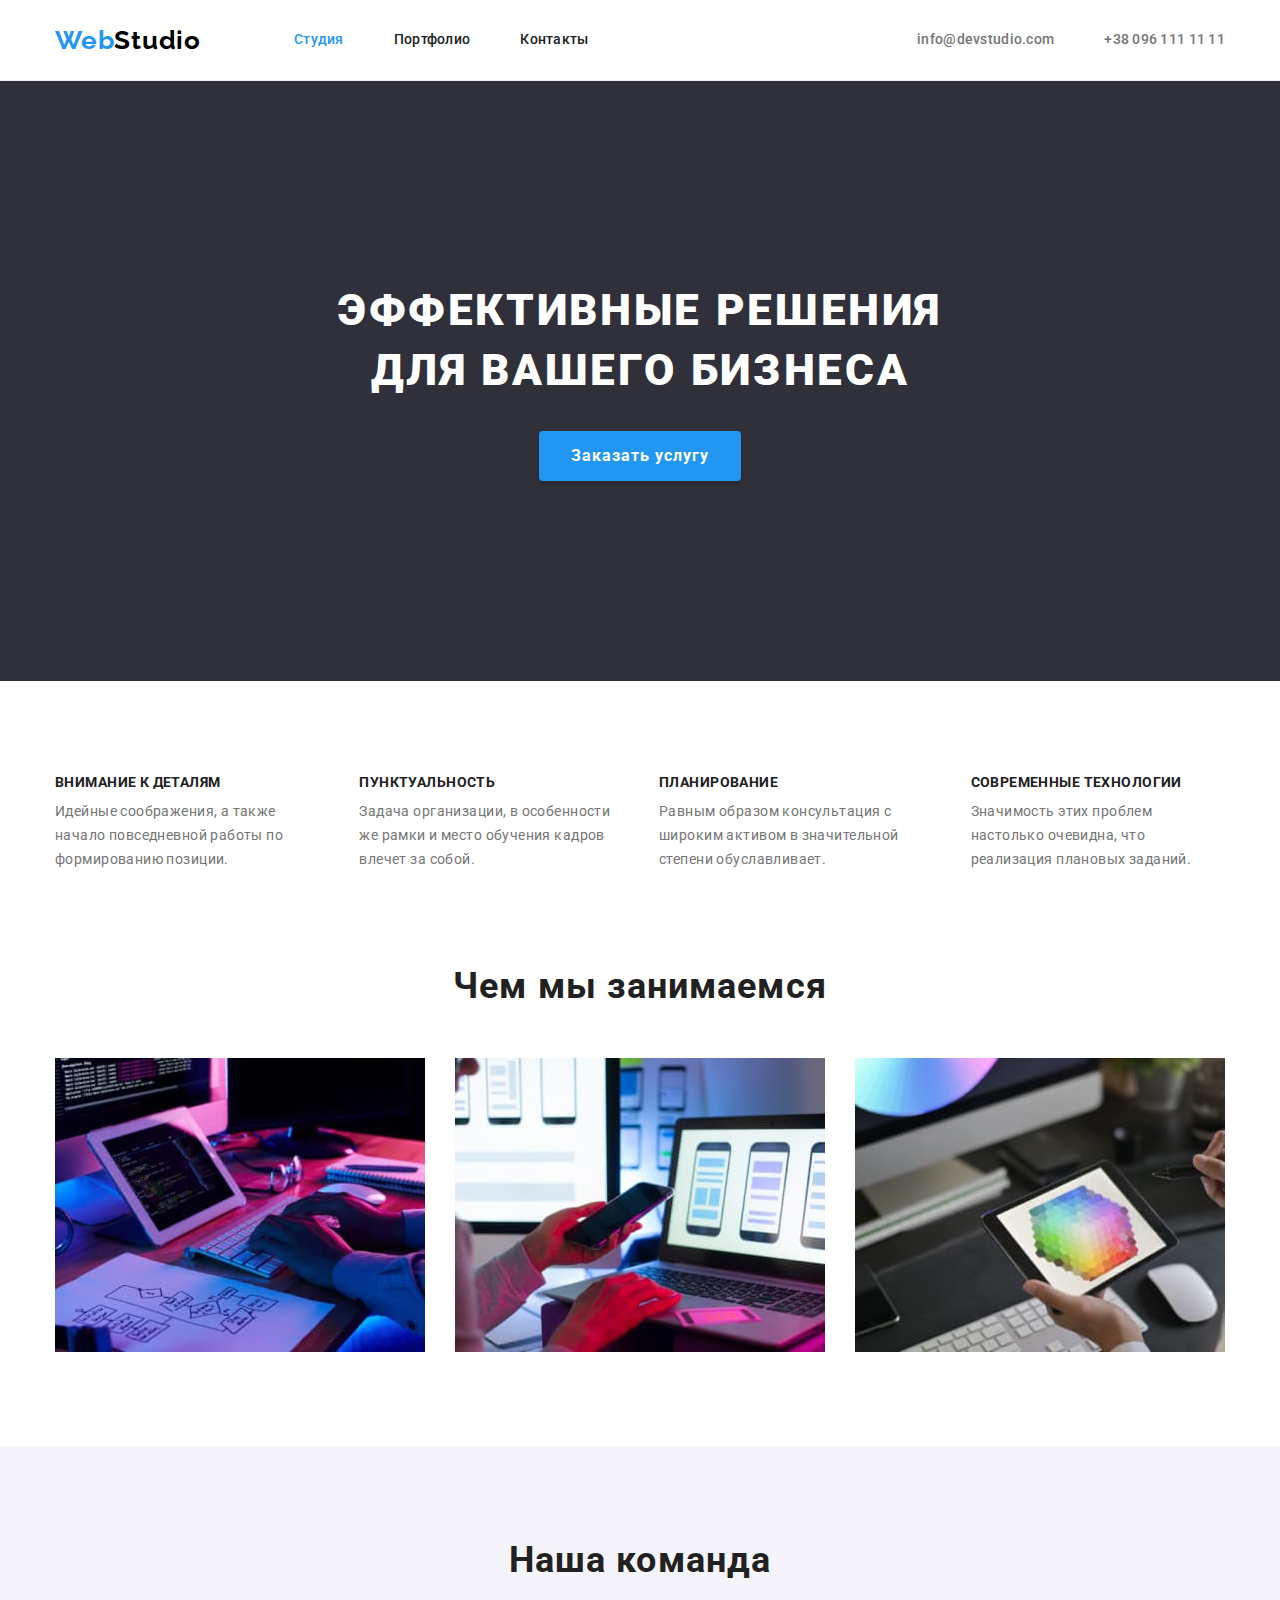
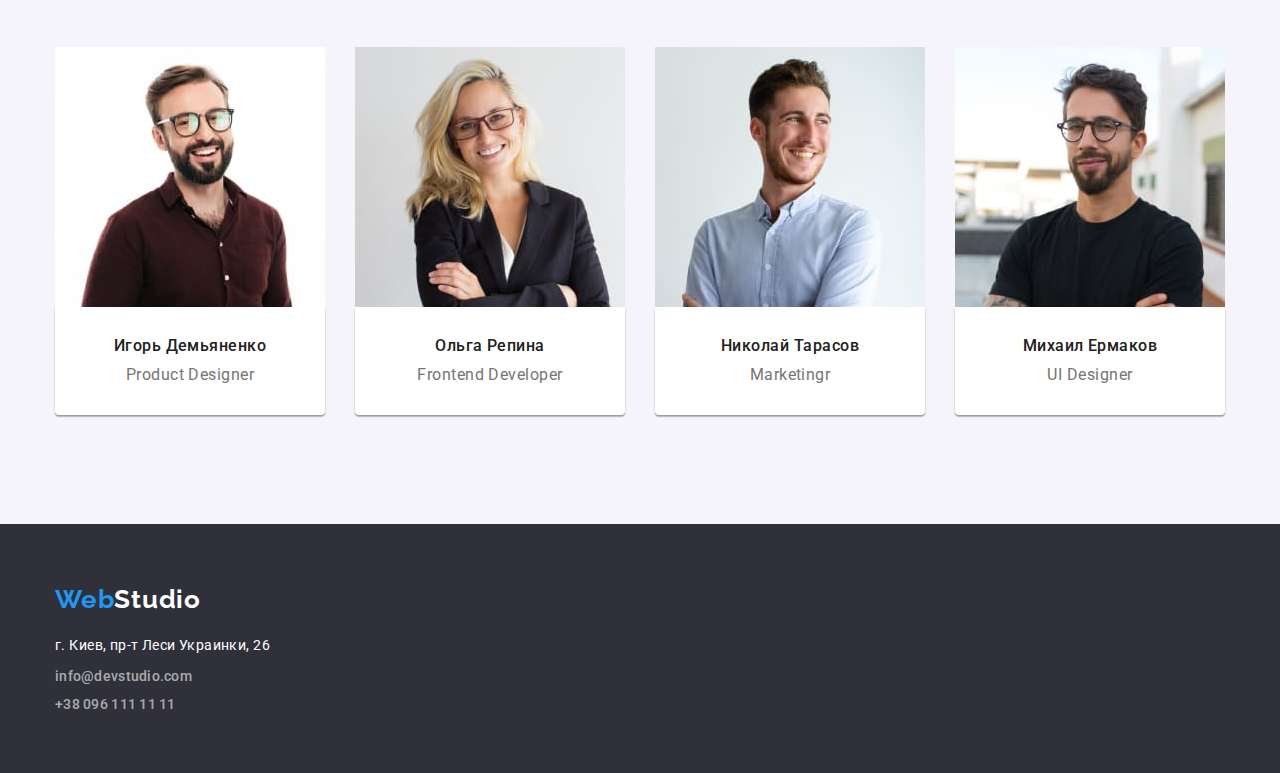
<file: index.html>
<!DOCTYPE html>
<html lang="ru">

<head>
  <meta charset="UTF-8" />
  <meta http-equiv="X-UA-Compatible" content="IE=edge" />
  <meta name="viewport" content="width=device-width, initial-scale=1.0" />
  <title>WebStudio</title>

  <link rel="preconnect" href="https://fonts.googleapis.com">
  <link rel="preconnect" href="https://fonts.gstatic.com" crossorigin>
  <link href="https://fonts.googleapis.com/css2?family=Raleway:wght@700&family=Roboto:wght@400;500;700;900&display=swap"
    rel="stylesheet">

  <link rel="stylesheet" href="https://cdn.jsdelivr.net/npm/modern-normalize@1.1.0/modern-normalize.min.css">

  <link rel="stylesheet" href="./css/styles.css">
</head>

<body>
  <!-- Шапка сайту -->
  <header class="page-header">
    <div class="container main-navigation">

      <!-- Логотип сайту -->
      <a href="./index.html" class="logo" lang="en">Web<span class="logo-black-color">Studio</span></a>

      <!-- Навігація по сайту -->
      <nav>
        <ul class="navigation-list">
          <li class="item"><a href="./index.html" class="link active">Студия</a></li>
          <li class="item"><a href="./portfolio.html" class="link">Портфолио</a></li>
          <li class="item"><a href="#" class="link">Контакты</a></li>
        </ul>
      </nav>

      <!-- Контакти веб-студії -->
      <ul class="contact-list contact-list-style">
        <li class="item"><a href="mailto:info@devstudio.com" class="link">info@devstudio.com</a></li>
        <li class="item"><a href="tel:+380961111111" class="link">+38 096 111 11 11</a></li>
      </ul>
    </div>
  </header>

  <!-- Унікальний(main) вміст сторінки -->
  <main>
    <!-- Розділ Герой -->
    <section class="hero">
      <div class="container">
        <h1 class="hero-title">Эффективные решения для вашего бизнеса</h1>
        <button type="button" class="hero-btn">Заказать услугу</button>
      </div>
    </section>

    <!-- Розділ особливостей -->
    <section class="section">
      <div class="container">
        <h2 class="title section-title" hidden>Особенности</h2>
        <ul class="features-list">
          <li class="item">
            <h3 class="title features-subtitle">Внимание к деталям</h3>
            <p class="features-text">Идейные соображения, а также начало повседневной работы по формированию позиции.
            </p>
          </li>
          <li class="item">
            <h3 class="title features-subtitle">Пунктуальность</h3>
            <p class="features-text">
              Задача организации, в особенности же рамки и место обучения кадров влечет за собой.
            </p>
          </li>
          <li class="item">
            <h3 class="title features-subtitle">Планирование</h3>
            <p class="features-text">
              Равным образом консультация с широким активом в значительной степени обуславливает.
            </p>
          </li>
          <li class="item">
            <h3 class="title features-subtitle">Современные технологии</h3>
            <p class="features-text">Значимость этих проблем настолько очевидна, что реализация плановых заданий.</p>
          </li>
        </ul>
      </div>
    </section>

    <!-- Розділ "Чем мы занимаемся" -->
    <section class="section nt-top-padding-section">
      <div class="container">
        <h2 class="title section-title">Чем мы занимаемся</h2>
        <ul class="portfolio-list">
          <li class="item"><img src="./images/codings.jpg" class="img-nt-indent" alt="Занимаемся программированием"
              width="370" height="294" /></li>
          <li class="item">
            <img src="./images/phone.jpg" class="img-nt-indent" alt="Разрабатываем приложения для телефонов" width="370"
              height="294" />
          </li>
          <li class="item">
            <img src="./images/colors.jpg" class="img-nt-indent" alt="Создаем цветовую гамму для вашего сайта"
              width="370" height="294" />
          </li>
        </ul>
      </div>
    </section>

    <!-- Розділ "Наша команда" -->
    <section class="section team-section">
      <div class="container">
        <h2 class="title section-title">Наша команда</h2>
        <ul class="team-list">
          <li class="item">
            <img src="./images/igor.jpg" class="img-nt-indent" alt="Игорь Демьяненко - Product Designer" width="270"
              height="260" />
            <div class="team-article">
              <h3 class="title team-subtitle">Игорь Демьяненко</h3>
              <p class="team-text" lang="en">Product Designer</p>
            </div>
          </li>
          <li class="item">
            <img src="./images/olga.jpg" class="img-nt-indent" alt="Ольга Репина - Frontend Developer" width="270"
              height="260" />
            <div class="team-article">
              <h3 class="title team-subtitle">Ольга Репина</h3>
              <p class="team-text" lang="en">Frontend Developer</p>
            </div>
          </li>
          <li class="item">
            <img src="./images/nykolay.jpg" class="img-nt-indent" alt="Николай Тарасов - Marketingr" width="270"
              height="260" />
            <div class="team-article">
              <h3 class="title team-subtitle">Николай Тарасов</h3>
              <p class="team-text" lang="en">Marketingr</p>
            </div>
          </li>
          <li class="item">
            <img src="./images/michael.jpg" class="img-nt-indent" alt="Михаил Ермаков - UI Designer" width="270"
              height="260" />
            <div class="team-article">
              <h3 class="title team-subtitle">Михаил Ермаков</h3>
              <p class="team-text" lang="en">UI Designer</p>
            </div>
          </li>
        </ul>
      </div>
    </section>
  </main>

  <!-- Заключна частина всієї сторінки(footer) -->
  <footer class="footer">

    <div class="container">
      <!-- Логотип студії -->
      <a href="./portfolio.html" class="logo" lang="en">Web<span class="logo-white-color">Studio</span></a>

      <!-- Контактна інформація -->
      <address>

        <!-- Адреса студії та контакти -->
        <ul class="address-contact-list contact-list-style">
          <li class="item">
            <a href="https://goo.gl/maps/VuXHW9RfUU25sTvL6" class="address-link" target="_blank"
              rel="noreferrer noopener">г.
              Киев, пр-т Леси
              Украинки, 26</a>
          </li>
          <li class="item">
            <a href="mailto:info@devstudio.com" class="link">info@devstudio.com</a>
          </li>
          <li class="item">
            <a href="tel:+380961111111" class="link">+38 096 111 11 11</a>
          </li>
        </ul>
      </address>
    </div>
  </footer>
</body>

</html>
</file>
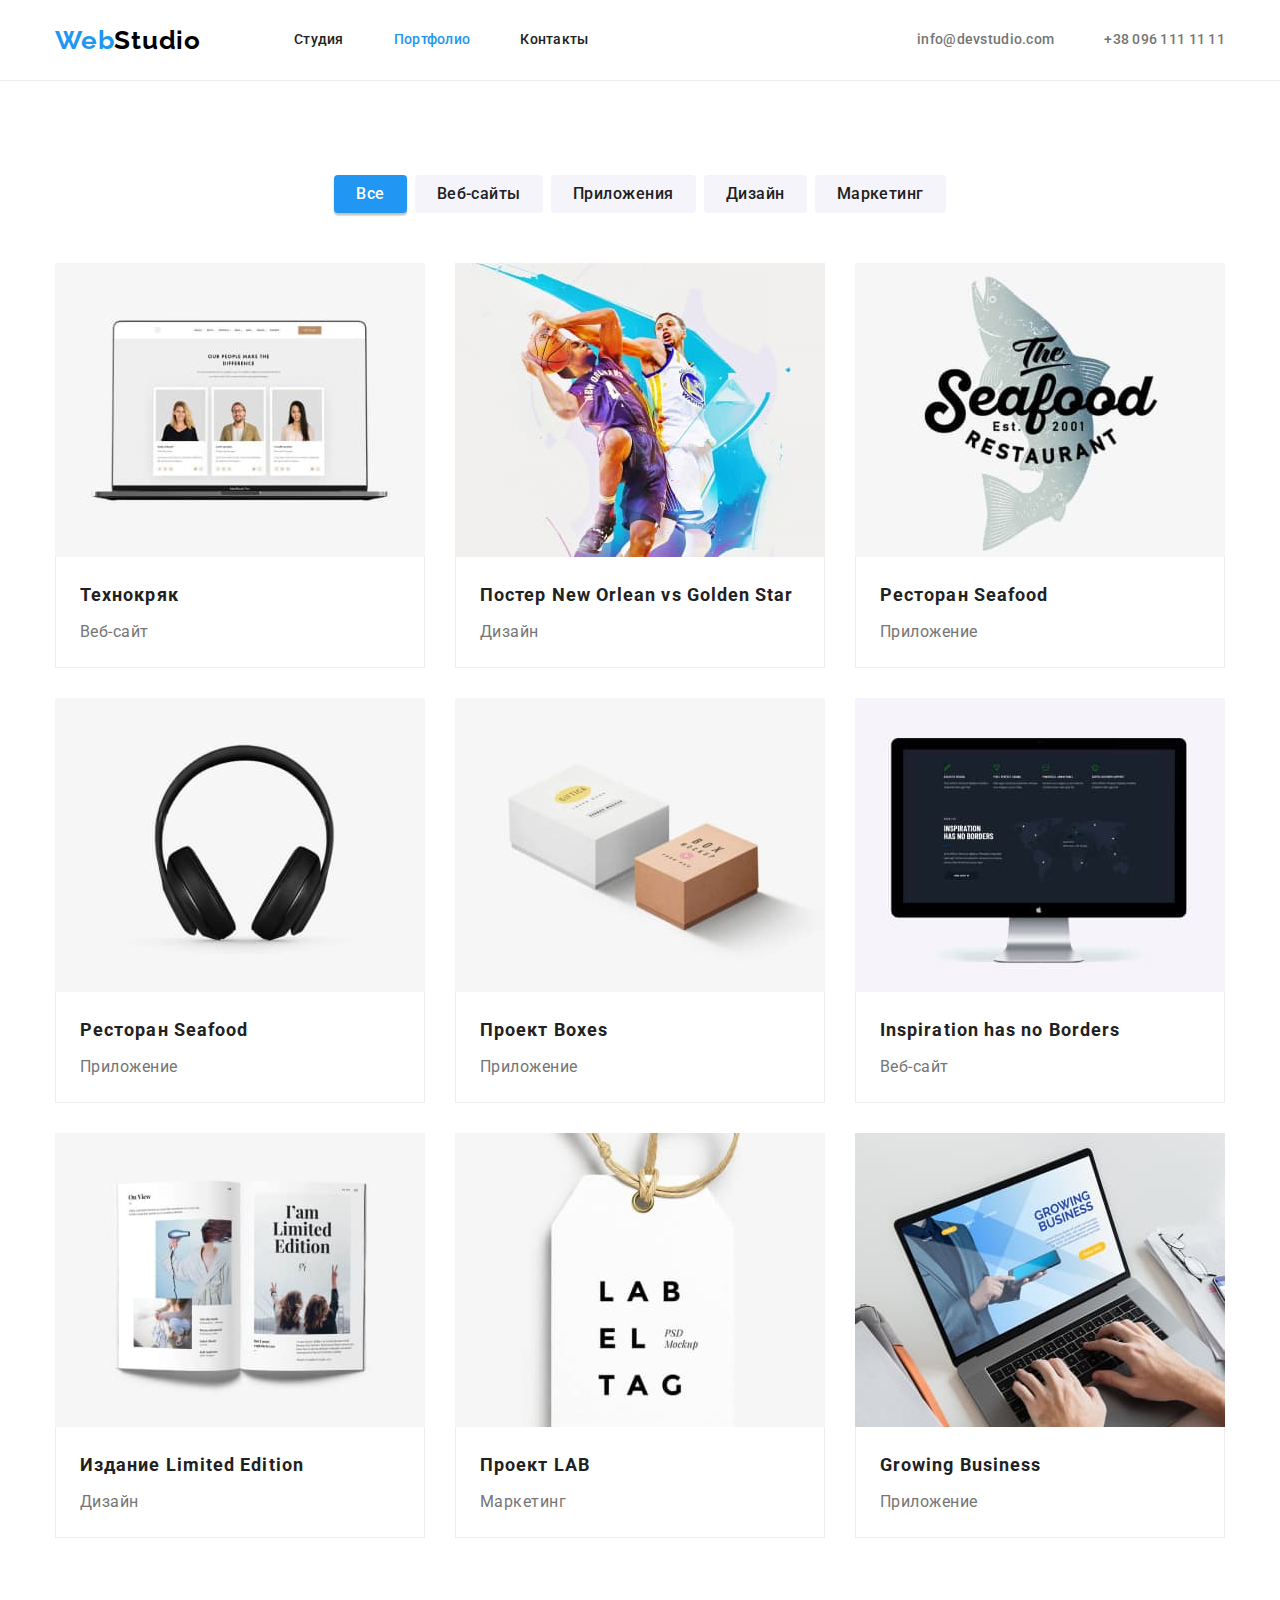
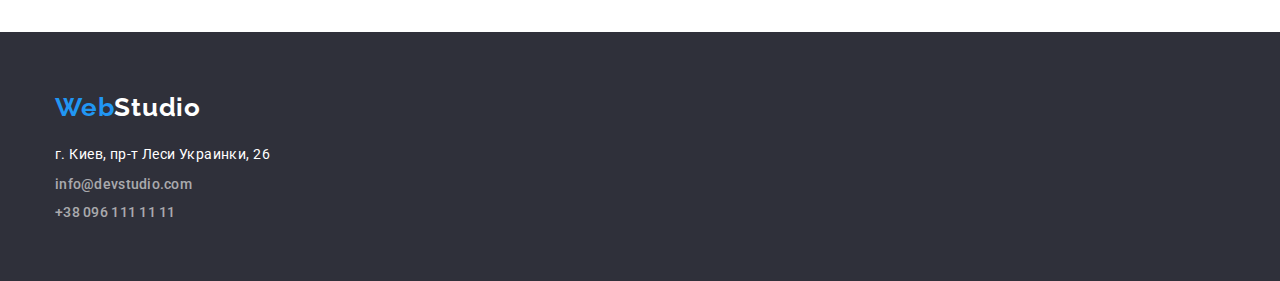
<file: portfolio.html>
<!DOCTYPE html>
<html lang="ru">

<head>
    <meta charset="UTF-8" />
    <meta http-equiv="X-UA-Compatible" content="IE=edge" />
    <meta name="viewport" content="width=device-width, initial-scale=1.0" />
    <title>WebStudio</title>

    <link rel="preconnect" href="https://fonts.googleapis.com">
    <link rel="preconnect" href="https://fonts.gstatic.com" crossorigin>
    <link
        href="https://fonts.googleapis.com/css2?family=Raleway:wght@700&family=Roboto:wght@400;500;700;900&display=swap"
        rel="stylesheet">

    <link rel="stylesheet" href="https://cdn.jsdelivr.net/npm/modern-normalize@1.1.0/modern-normalize.min.css">

    <link rel="stylesheet" href="./css/styles.css">

</head>

<body>
    <!-- Шапка сайту -->
    <header class="page-header">
        <div class="container main-navigation">

            <!-- Логотип сайту -->
            <a href="./index.html" class="logo" lang="en">Web<span class="logo-black-color">Studio</span></a>

            <!-- Навігація по сайту -->
            <nav>
                <ul class="navigation-list">
                    <li class="item"><a href="./index.html" class="link">Студия</a></li>
                    <li class="item"><a href="./portfolio.html" class="link active">Портфолио</a></li>
                    <li class="item"><a href="#" class="link">Контакты</a></li>
                </ul>
            </nav>

            <!-- Контакти веб-студії -->
            <ul class="contact-list contact-list-style">
                <li class="item"><a href="mailto:info@devstudio.com" class="link">info@devstudio.com</a></li>
                <li class="item"><a href="tel:+380961111111" class="link">+38 096 111 11 11</a></li>
            </ul>
        </div>
    </header>

    <!-- Унікальний(main) вміст сторінки(Портфоліо) -->
    <main>
        <section class="section">
            <div class="container">
                <h1 class="title section-title" hidden>Портфолио</h1>

                <!-- Фільтри для портфоліо -->
                <ul class="filters-list">
                    <li class="item"><button type="button" class="filters-btn btn-color">Все</button></li>
                    <li class="item"><button type="button" class="filters-btn">Веб-сайты</button></li>
                    <li class="item"><button type="button" class="filters-btn">Приложения</button></li>
                    <li class="item"><button type="button" class="filters-btn">Дизайн</button></li>
                    <li class="item"><button type="button" class="filters-btn">Маркетинг</button></li>
                </ul>

                <!-- Наші роботи -->
                <ul class="cards-list">
                    <li class="item">
                        <img src="./images/portfolio/technoquack.jpg" class="img-nt-indent" alt="Веб-сайт: Технокряк"
                            width="370" height="294">
                        <div class="item-article">
                            <h2 class="title portfolio-subtitle">Технокряк</h2>
                            <p class="portfolio-text">Веб-сайт</p>
                        </div>
                    </li>
                    <li class="item">
                        <img src="./images/portfolio/poster.jpg" class="img-nt-indent"
                            alt="Постер New Orlean vs Golden Star" width="370" height="294">
                        <div class="item-article">
                            <h2 class="title portfolio-subtitle">Постер <span lang="en">New Orlean vs Golden Star</span>
                            </h2>
                            <p class="portfolio-text">Дизайн</p>
                        </div>
                    </li>
                    <li class="item">
                        <img src="./images/portfolio/seafood.jpg" class="img-nt-indent"
                            alt="Приложение для ресторана Seafood" width="370" height="294">
                        <div class="item-article">
                            <h2 class="title portfolio-subtitle">Ресторан <span lang="en">Seafood</span></h2>
                            <p class="portfolio-text">Приложение</p>
                        </div>
                    </li>
                    <li class="item">
                        <img src="./images/portfolio/prime.jpg" class="img-nt-indent" alt="Проект Prime" width="370"
                            height="294">
                        <div class="item-article">
                            <h2 class="title portfolio-subtitle">Ресторан <span lang="en">Seafood</span></h2>
                            <p class="portfolio-text">Приложение</p>
                        </div>
                    </li>
                    <li class="item">
                        <img src="./images/portfolio/boxes.jpg" class="img-nt-indent" alt="Приложение Boxes" width="370"
                            height="294">
                        <div class="item-article">
                            <h2 class="title portfolio-subtitle">Проект <span lang="en">Boxes</span></h2>
                            <p class="portfolio-text">Приложение</p>
                        </div>
                    </li>
                    <li class="item">
                        <img src="./images/portfolio/inspiration.jpg" class="img-nt-indent"
                            alt="Веб-сайт: Inspiration has no Borders" width="370" height="294">
                        <div class="item-article">
                            <h2 class="title portfolio-subtitle" lang="en">Inspiration has no Borders</h2>
                            <p class="portfolio-text">Веб-сайт</p>
                        </div>
                    </li>
                    <li class="item">
                        <img src="./images/portfolio/edition.jpg" class="img-nt-indent"
                            alt="Дизайн для издания Limited Edition" width="370" height="294">
                        <div class="item-article">
                            <h2 class="title portfolio-subtitle">Издание <span lang="en">Limited Edition</span></h2>
                            <p class="portfolio-text">Дизайн</p>
                        </div>
                    </li>
                    <li class="item">
                        <img src="./images/portfolio/project.jpg" class="img-nt-indent" alt="Проект LAB" width="370"
                            height="294">
                        <div class="item-article">
                            <h2 class="title portfolio-subtitle">Проект <span lang="en">LAB</span></h2>
                            <p class="portfolio-text">Маркетинг</p>
                        </div>
                    </li>
                    <li class="item">
                        <img src="./images/portfolio/growing.jpg" class="img-nt-indent"
                            alt="Приложение Growing Business" width="370" height="294">
                        <div class="item-article">
                            <h2 class="title portfolio-subtitle" lang="en">Growing Business</h2>
                            <p class="portfolio-text">Приложение</p>
                        </div>
                    </li>
                </ul>
            </div>

        </section>
    </main>

    <!-- Заключна частина всієї сторінки(footer) -->
    <footer class="footer">

        <div class="container">
            <!-- Логотип студії -->
            <a href="./portfolio.html" class="logo" lang="en">Web<span class="logo-white-color">Studio</span></a>

            <!-- Контактна інформація -->
            <address>

                <!-- Адреса студії та контакти -->
                <ul class="address-contact-list contact-list-style">
                    <li class="item">
                        <a href="https://goo.gl/maps/VuXHW9RfUU25sTvL6" class="address-link" target="_blank"
                            rel="noreferrer noopener">г.
                            Киев, пр-т Леси
                            Украинки, 26</a>
                    </li>
                    <li class="item">
                        <a href="mailto:info@devstudio.com" class="link">info@devstudio.com</a>
                    </li>
                    <li class="item">
                        <a href="tel:+380961111111" class="link">+38 096 111 11 11</a>
                    </li>
                </ul>
            </address>
        </div>
    </footer>
</body>

</html>
</file>
<file: css/styles.css>
/* 
    Кольори сайту: 
        основний колір тексту - #757575;
        другорядний колір тексту - #212121;
        третій колір тексту - rgba(255, 255, 255, 0.6); 
        білий колір (четвертий для тексту) - #FFFFFF;
        колір для логотипу - #000000;

        колір акценту - #2196F3;
       
        основний колір фону - #2F303A;
        другорядний коір фону - #F5F4FA;

        колір неактивних кнопок - #F5F4FA;
        колір для ховера кнопки - #188CE8;

        колір рамки для карток - #EEEEEE;

    Жирність тексту:
        regular - 400;
        medium - 500;
        bold - 700;
        black - 900;

    Розмір відступів:
        обнулення - 0px;
        мінусовий відступ для карток - (-15px);
        додатній відступ для карток - 15px;
*/

:root {
    /* Кольори */
    --primary-text-color: #757575;
    --title-text-color: #212121;
    --third-text-color: rgba(255, 255, 255, 0.6);
    --fourth-text-color: #FFFFFF;
    --logo-text-color: #000000;

    --accent-color: #2196F3;

    --main-background-color: #2F303A;
    --secondary-background-color: #F5F4FA; 

    --inactive-btn-color: #F5F4FA;
    --btn-hover-color: #188CE8;
 
    --cards-border-color: #EEEEEE;

    /* Жирність тексту */
    --regular-weight-text: 400;
    --medium-weight-text: 500;
    --bold-weight-text: 700;
    --black-weight-text: 900;

    /* Відступи */
    --zeroing-indents: 0px;
    --negative-card-indent: -15px;
    --positive-card-indent: 15px;
}

body {
    font-family: 'Roboto', sans-serif;
    color: var(--primary-text-color);
}

a {
    text-decoration: none;
}

ul {
    list-style: none;
}

.img-nt-indent {
    display: block;
}

/* Лінія під хеадером */
.page-header {
    border-bottom: 1px solid #ECECEC;
}

/* Контейнер для контенту */
.container {
    width: 1200px;
    margin-left: auto;
    margin-right: auto;
    padding-left: 15px;
    padding-right: 15px;
}

/* Шапка сайту */
.container.main-navigation {
    display: flex;
    align-items: center;
}

.logo {
    font-family: 'Raleway', sans-serif;;
    color: var(--accent-color);
    font-weight: var(--bold-weight-text);
    font-size: 26px;
    line-height: 1.19;
    letter-spacing: 0.03em;
}
.logo > .logo-black-color {
    color: var(--logo-text-color);
}

.navigation-list {
    display: flex;
    margin-top: var(--zeroing-indents);
    margin-bottom: var(--zeroing-indents);
    margin-left: 93px;
    padding-left: var(--zeroing-indents);
}

.navigation-list > .item + .item {
    margin-left: 50px;
}

.navigation-list  .link {
    display: inline-block;
    padding-top: 32px;
    padding-bottom: 32px;

    color: var(--title-text-color);
    font-weight: var(--medium-weight-text);
    font-size: 14px;
    line-height: 1.14;
    letter-spacing: 0.02em;
}
.navigation-list .link:hover,
.navigation-list .link:focus {
    color: var(--accent-color);
}
.link.active {
    color: var(--accent-color);
}

.contact-list {
    display: flex;
    margin-top: var(--zeroing-indents);
    margin-bottom: var(--zeroing-indents);
    margin-left: auto; 
    padding-left: var(--zeroing-indents);
}

.contact-list>.item+.item {
    margin-left: 50px;
}

.contact-list .link {
    display: inline-block;
    padding-top: 32px;
    padding-bottom: 32px;
}

.contact-list-style .link {
    color: var(--primary-text-color);
    font-weight: var(--medium-weight-text);
    font-size: 14px;
    line-height: 1.14;
    letter-spacing: 0.02em;
}
.contact-list-style .link:hover,
.contact-list-style .link:focus {
    color: var(--accent-color);
}

/* Сторінка index.html */

/* Розділ Герой */
.hero {
    background-color: var(--main-background-color);
    padding-top: 200px;
    padding-bottom: 200px;

    text-align: center;
}

.container > .wrapper {
    padding-top: 200px;
    padding-bottom: 200px;
}

.hero-title {
    margin-top: var(--zeroing-indents);
    margin-right: auto;
    margin-left: auto;
    margin-bottom: 30px;
    max-width: 650px;

    color: var(--fourth-text-color);
    font-weight: var(--black-weight-text);
    font-size: 44px;
    line-height: 1.36;
    letter-spacing: 0.06em;
    text-transform: uppercase;
}

.hero-btn {
    min-width: 200px;
    padding-top: 10px;
    padding-right: 32px;
    padding-bottom: 10px;
    padding-left: 32px;
    border: none;
    border-radius: 4px;
    box-shadow: 0px 4px 4px rgba(0, 0, 0, 0.15);

    background-color: var(--accent-color);
    color: var(--fourth-text-color);
    font-family: inherit;
    font-weight: var(--bold-weight-text);
    font-size: 16px;
    line-height: 1.87;
    letter-spacing: 0.06em;
}
.hero-btn:hover {
    background-color: var(--btn-hover-color);
    cursor: pointer;
}

/* Розділ особливостей */
.section {
    padding-top: 94px;
    padding-bottom: 94px;
}

.title {
    color: var(--title-text-color);
    margin-top: var(--zeroing-indents);
    margin-bottom: var(--zeroing-indents);
}

.title.section-title {
    margin-bottom: 50px;

    font-size: 36px;
    line-height: 1.16;
    text-align: center;
    letter-spacing: 0.03em;
}

.features-list {
    display: flex;
    margin-top: var(--zeroing-indents);
    margin-bottom: var(--zeroing-indents);
    padding-left: var(--zeroing-indents);
}

.features-list > .item + .item {
    margin-left: 30px;
}

.features-subtitle {
    margin-bottom: 10px;

    font-size: 14px;
    line-height: 1.14;
    letter-spacing: 0.03em;
    text-transform: uppercase;
}

.features-text {
    margin-top: var(--zeroing-indents);
    margin-bottom: var(--zeroing-indents);

    font-size: 14px;
    line-height: 1.71;
    letter-spacing: 0.03em;
}

/* Розділ "Чем мы занимаемся" */
.section.nt-top-padding-section {
    padding-top: var(--zeroing-indents);
}

.portfolio-list {
    display: flex;
    margin-top: var(--negative-card-indent);
    margin-right: var(--negative-card-indent);
    margin-bottom: var(--negative-card-indent);
    margin-left: var(--negative-card-indent);
    padding-left: var(--zeroing-indents);
}

.portfolio-list > .item {
    margin-top: var(--positive-card-indent);
    margin-right: var(--positive-card-indent);
    margin-bottom: var(--positive-card-indent);
    margin-left: var(--positive-card-indent);
}

/* Розділ "Наша команда" */
.team-section {
    background-color: var(--secondary-background-color);
}

.team-list {
    display: flex;
    margin-top: var(--negative-card-indent);
    margin-right: var(--negative-card-indent);
    margin-bottom: var(--negative-card-indent);
    margin-left: var(--negative-card-indent);
    margin-top: var(--zeroing-indents);
    margin-bottom: var(--zeroing-indents);
    padding-left: var(--zeroing-indents);
}

.team-list > .item {
    margin-top: var(--positive-card-indent);
    margin-right: var(--positive-card-indent);
    margin-bottom: var(--positive-card-indent);
    margin-left: var(--positive-card-indent);
}

.team-article {
    border-bottom-left-radius: 4px;
    border-bottom-right-radius: 4px;
    box-shadow: 0 2px 1px rgba(0, 0, 0, 0.2),
                0 1px 1px rgba(0, 0, 0, 0.14),
                0 1px 3px rgba(0, 0, 0, 0.12);

    padding-top: 30px;
    padding-left: 20px;
    padding-right: 20px;
    padding-bottom: 30px;
   

    text-align: center;
    background-color: var(--fourth-text-color);
}

.team-subtitle,
.team-text {
    margin-top: var(--zeroing-indents);
    margin-bottom: var(--zeroing-indents);

    line-height: 1.18;
    text-align: center;
    letter-spacing: 0.03em;
}

.team-subtitle {
    margin-bottom: 10px;

    font-weight: var(--medium-weight-text);
    font-size: 16px;
}

/* Заключна частина всієї сторінки(footer) */
.footer {
    padding-top: 60px;
    padding-bottom: 60px;

    background-color: var(--main-background-color);
}

.footer .logo {
    display: inline-block;
    margin-bottom: 20px;
}

.logo > .logo-white-color {
    color: var(--fourth-text-color);
}

.address-link {
    color: var(--fourth-text-color);
    font-style: normal;
    font-weight: var(--regular-weight-text);
    font-size: 14px;
    line-height: 1.71;
    letter-spacing: 0.03em;
}
.address-link:hover {
    color: var(--accent-color);
}

.address-contact-list {
    margin-top: var(--zeroing-indents);
    margin-bottom: var(--zeroing-indents);
    padding-left: var(--zeroing-indents);
}

.address-contact-list > .item + .item {
    margin-top: 9px;
}

.address-contact-list .link {
    color: var(--third-text-color);
    font-style: normal;
}


/* Cторінка portfolio.html */
.filters-list {
    display: flex;
    justify-content: center;
    margin-top: var(--zeroing-indents);
    margin-bottom: 50px;
    padding-left: var(--zeroing-indents);
}

.filters-list > .item + .item {
    margin-left: 8px;
}

.filters-btn {
    padding-top: 6px;
    padding-right: 22px;
    padding-bottom: 6px;
    padding-left: 22px;
    border: none;
    border-radius: 4px;

    background-color: var(--inactive-btn-color);
    color: var(--title-text-color);
    font-family: inherit;
    font-weight: var(--medium-weight-text);
    font-size: 16px;
    line-height: 1.62;
    text-align: center;
    letter-spacing: 0.03em;
}
.filters-btn:hover,
.filters-btn:focus {
    box-shadow: 0 3px 1px rgba(0, 0, 0, 0.1),
                0 1px 2px rgba(0, 0, 0, 0.08),
                0 2px 2px rgba(0, 0, 0, 0.12);

    color: var(--fourth-text-color);
    background-color: var(--accent-color);
    cursor: pointer;
}
.filters-btn.btn-color {
    box-shadow: 0 3px 1px rgba(0, 0, 0, 0.1),
                0 1px 2px rgba(0, 0, 0, 0.08),
                0 2px 2px rgba(0, 0, 0, 0.12);


    color: var(--fourth-text-color);
    background-color: var(--accent-color);
}

.cards-list {
    display: flex;
    flex-wrap: wrap;
    margin-top: var(--negative-card-indent);
    margin-right: var(--negative-card-indent);
    margin-bottom: var(--negative-card-indent);
    margin-left: var(--negative-card-indent);
    padding-left: var(--zeroing-indents);
}

.cards-list > .item {
    margin-top: var(--positive-card-indent);
    margin-right: var(--positive-card-indent);
    margin-bottom: var(--positive-card-indent);
    margin-left: var(--positive-card-indent);
}

.item-article {
    padding-top: 20px;
    padding-right: 24px;
    padding-bottom: 20px;
    padding-left: 24px;

    border-right: 1px solid var(--cards-border-color);
    border-bottom: 1px solid var(--cards-border-color);
    border-left: 1px solid var(--cards-border-color);
}

.portfolio-subtitle {
    margin-bottom: 4px;

    font-weight: var(--bold-weight-text);
    font-size: 18px;
    line-height: 2;
    letter-spacing: 0.06em;
}

.portfolio-text {
    margin-top: var(--zeroing-indents);
    margin-bottom: var(--zeroing-indents);

    line-height: 1.87;
    letter-spacing: 0.03em;
}
</file>
